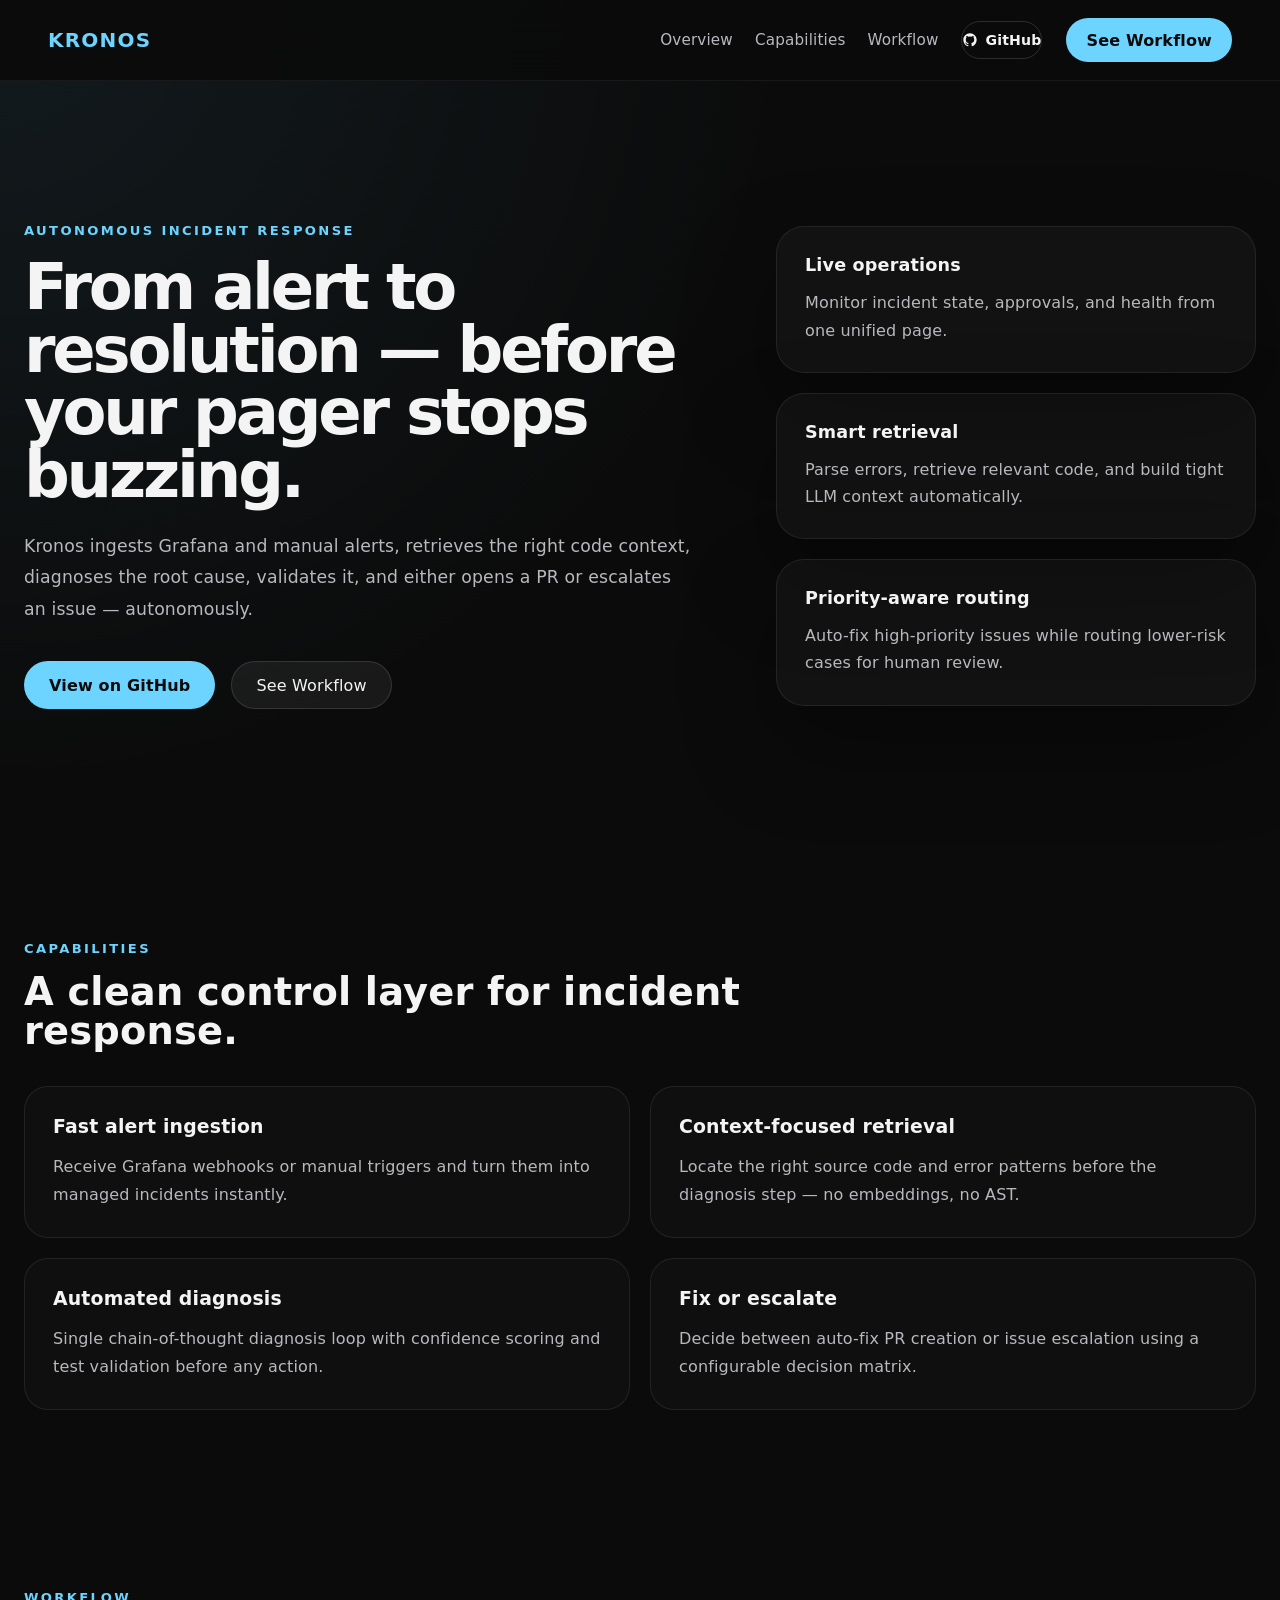
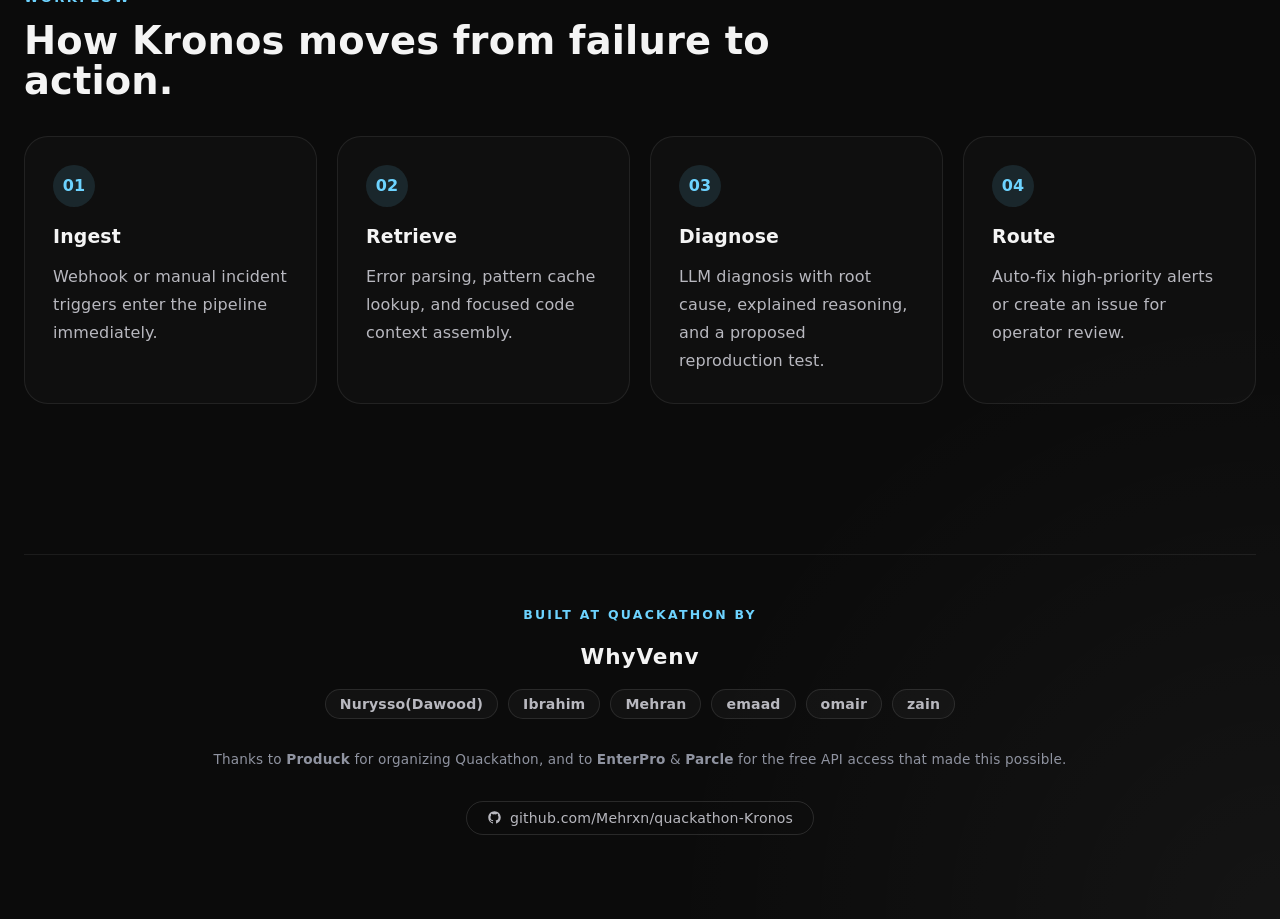
<file: static/index.html>
<!doctype html>
<html lang="en">
  <head>
    <meta charset="utf-8" />
    <meta name="viewport" content="width=device-width, initial-scale=1" />
    <title>Kronos | Autonomous Incident Response</title>
    <link rel="stylesheet" href="styles.css" />
  </head>
  <body>
    <header class="topbar">
      <a class="brand" href="#overview" aria-label="Kronos home">
        <span class="brand-name">Kronos</span>
      </a>
      <nav class="topnav" aria-label="Primary navigation">
        <a href="#overview">Overview</a>
        <a href="#features">Capabilities</a>
        <a href="#workflow">Workflow</a>
        <a
          href="https://github.com/Mehrxn/quackathon-Kronos"
          target="_blank"
          rel="noopener"
          class="gh-link"
        >
          <svg width="16" height="16" viewBox="0 0 24 24" fill="currentColor">
            <path
              d="M12 2C6.477 2 2 6.477 2 12c0 4.418 2.865 8.166 6.839 9.489.5.092.682-.217.682-.482 0-.237-.009-.868-.013-1.703-2.782.604-3.369-1.342-3.369-1.342-.454-1.154-1.11-1.462-1.11-1.462-.908-.62.069-.608.069-.608 1.004.07 1.532 1.032 1.532 1.032.891 1.528 2.341 1.087 2.91.831.091-.646.349-1.087.635-1.337-2.22-.253-4.555-1.11-4.555-4.943 0-1.091.39-1.984 1.029-2.683-.103-.253-.446-1.27.098-2.647 0 0 .84-.269 2.75 1.025A9.578 9.578 0 0 1 12 6.836a9.59 9.59 0 0 1 2.504.337c1.909-1.294 2.747-1.025 2.747-1.025.546 1.377.202 2.394.1 2.647.64.699 1.028 1.592 1.028 2.683 0 3.842-2.339 4.687-4.566 4.935.359.309.678.919.678 1.852 0 1.336-.012 2.415-.012 2.741 0 .267.18.578.688.48C19.138 20.163 22 16.418 22 12c0-5.523-4.477-10-10-10z"
            />
          </svg>
          GitHub
        </a>
      </nav>
      <a class="cta-button" href="#workflow">See Workflow</a>
    </header>

    <main class="page-shell">
      <section id="overview" class="hero-panel">
        <div class="hero-copy">
          <p class="eyebrow">Autonomous incident response</p>
          <h1>From alert to resolution — before your pager stops buzzing.</h1>
          <p class="lede">
            Kronos ingests Grafana and manual alerts, retrieves the right code context, diagnoses
            the root cause, validates it, and either opens a PR or escalates an issue —
            autonomously.
          </p>
          <div class="hero-actions">
            <a
              class="primary-button"
              href="https://github.com/Nurysso/quackathon-Kronos"
              target="_blank"
              rel="noopener"
              >View on GitHub</a
            >
            <a class="secondary-button" href="#workflow">See Workflow</a>
          </div>
        </div>
        <div class="hero-aside">
          <div class="hero-card">
            <strong>Live operations</strong>
            <p>Monitor incident state, approvals, and health from one unified page.</p>
          </div>
          <div class="hero-card">
            <strong>Smart retrieval</strong>
            <p>Parse errors, retrieve relevant code, and build tight LLM context automatically.</p>
          </div>
          <div class="hero-card">
            <strong>Priority-aware routing</strong>
            <p>Auto-fix high-priority issues while routing lower-risk cases for human review.</p>
          </div>
        </div>
      </section>

      <section id="features" class="section">
        <div class="section-heading">
          <p class="eyebrow">Capabilities</p>
          <h2>A clean control layer for incident response.</h2>
        </div>
        <div class="feature-list">
          <article>
            <h3>Fast alert ingestion</h3>
            <p>
              Receive Grafana webhooks or manual triggers and turn them into managed incidents
              instantly.
            </p>
          </article>
          <article>
            <h3>Context-focused retrieval</h3>
            <p>
              Locate the right source code and error patterns before the diagnosis step — no
              embeddings, no AST.
            </p>
          </article>
          <article>
            <h3>Automated diagnosis</h3>
            <p>
              Single chain-of-thought diagnosis loop with confidence scoring and test validation
              before any action.
            </p>
          </article>
          <article>
            <h3>Fix or escalate</h3>
            <p>
              Decide between auto-fix PR creation or issue escalation using a configurable decision
              matrix.
            </p>
          </article>
        </div>
      </section>

      <section id="workflow" class="section">
        <div class="section-heading">
          <p class="eyebrow">Workflow</p>
          <h2>How Kronos moves from failure to action.</h2>
        </div>
        <div class="step-cards">
          <article>
            <span>01</span>
            <h3>Ingest</h3>
            <p>Webhook or manual incident triggers enter the pipeline immediately.</p>
          </article>
          <article>
            <span>02</span>
            <h3>Retrieve</h3>
            <p>Error parsing, pattern cache lookup, and focused code context assembly.</p>
          </article>
          <article>
            <span>03</span>
            <h3>Diagnose</h3>
            <p>
              LLM diagnosis with root cause, explained reasoning, and a proposed reproduction test.
            </p>
          </article>
          <article>
            <span>04</span>
            <h3>Route</h3>
            <p>Auto-fix high-priority alerts or create an issue for operator review.</p>
          </article>
        </div>
      </section>

      <footer class="footer">
        <p class="footer-team-label">Built at Quackathon by</p>
        <p class="footer-team-name">WhyVenv</p>
        <div class="footer-members">
          <span class="member-chip">Nurysso(Dawood) </span>
          <span class="member-chip">Ibrahim</span>
          <span class="member-chip">Mehran</span>
          <span class="member-chip">emaad</span>
          <span class="member-chip">omair</span>
          <span class="member-chip">zain</span>
        </div>
        <p class="footer-copy">
          Thanks to <strong>Produck</strong> for organizing Quackathon, and to
          <strong>EnterPro</strong> &amp; <strong>Parcle</strong> for the free API access that made
          this possible.
        </p>
        <a
          class="footer-gh"
          href="https://github.com/Mehrxn/quackathon-Kronos"
          target="_blank"
          rel="noopener"
        >
          <svg width="15" height="15" viewBox="0 0 24 24" fill="currentColor">
            <path
              d="M12 2C6.477 2 2 6.477 2 12c0 4.418 2.865 8.166 6.839 9.489.5.092.682-.217.682-.482 0-.237-.009-.868-.013-1.703-2.782.604-3.369-1.342-3.369-1.342-.454-1.154-1.11-1.462-1.11-1.462-.908-.62.069-.608.069-.608 1.004.07 1.532 1.032 1.532 1.032.891 1.528 2.341 1.087 2.91.831.091-.646.349-1.087.635-1.337-2.22-.253-4.555-1.11-4.555-4.943 0-1.091.39-1.984 1.029-2.683-.103-.253-.446-1.27.098-2.647 0 0 .84-.269 2.75 1.025A9.578 9.578 0 0 1 12 6.836a9.59 9.59 0 0 1 2.504.337c1.909-1.294 2.747-1.025 2.747-1.025.546 1.377.202 2.394.1 2.647.64.699 1.028 1.592 1.028 2.683 0 3.842-2.339 4.687-4.566 4.935.359.309.678.919.678 1.852 0 1.336-.012 2.415-.012 2.741 0 .267.18.578.688.48C19.138 20.163 22 16.418 22 12c0-5.523-4.477-10-10-10z"
            />
          </svg>
          github.com/Mehrxn/quackathon-Kronos
        </a>
      </footer>
    </main>
  </body>
</html>
</file>
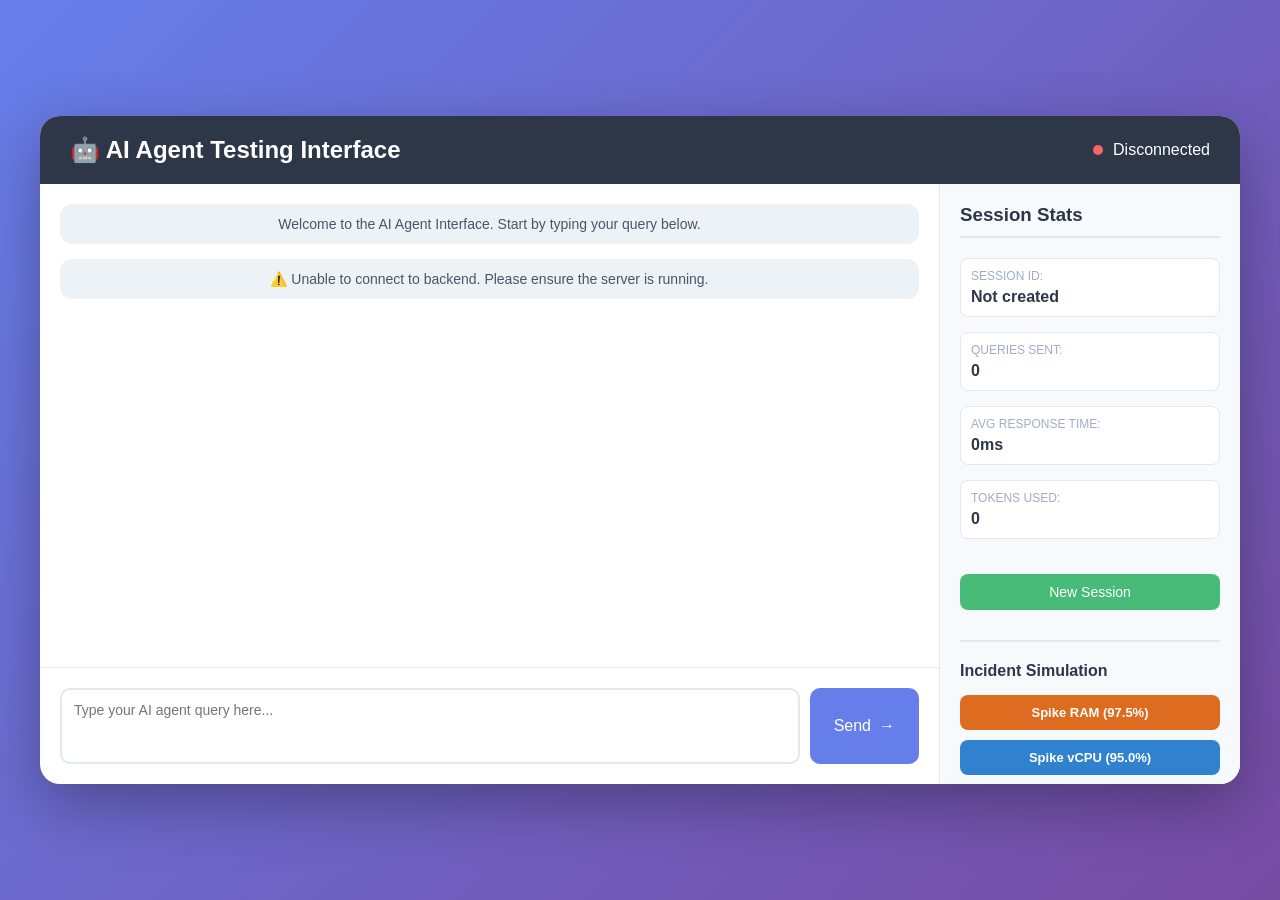
<file: dummyproj/dummyFrontend/index.html>
<!DOCTYPE html>
<html lang="en">
<head>
    <meta charset="UTF-8">
    <meta name="viewport" content="width=device-width, initial-scale=1.0">
    <title>AI Agent Dashboard</title>
    <link rel="stylesheet" href="style.css">
    <!-- Remove this line -->
    <!-- <script src="https://unpkg.com/@grafana/faro-web-sdk@1.3.7/dist/bundle/faro-web-sdk.iife.js"></script> -->
</head>
<body>
    <div class="container">
        <header>
            <h1>🤖 AI Agent Testing Interface</h1>
            <div class="status-indicator">
                <span class="status-dot" id="statusDot"></span>
                <span id="statusText">Connecting...</span>
            </div>
        </header>

        <main>
            <div class="chat-container">
                <div class="chat-messages" id="chatMessages">
                    <div class="message system">
                        Welcome to the AI Agent Interface. Start by typing your query below.
                    </div>
                </div>
                
                <div class="input-container">
                    <textarea 
                        id="queryInput" 
                        placeholder="Type your AI agent query here..."
                        rows="3"
                    ></textarea>
                    <button id="sendButton" class="send-btn">
                        <span class="btn-text">Send</span>
                        <span class="btn-icon">→</span>
                    </button>
                </div>
            </div>

            <div class="stats-panel">
                <h3>Session Stats</h3>
                <div class="stat-item">
                    <span class="stat-label">Session ID:</span>
                    <span class="stat-value" id="sessionId">Not created</span>
                </div>
                <div class="stat-item">
                    <span class="stat-label">Queries Sent:</span>
                    <span class="stat-value" id="queryCount">0</span>
                </div>
                <div class="stat-item">
                    <span class="stat-label">Avg Response Time:</span>
                    <span class="stat-value" id="avgResponseTime">0ms</span>
                </div>
                <div class="stat-item">
                    <span class="stat-label">Tokens Used:</span>
                    <span class="stat-value" id="tokensUsed">0</span>
                </div>
                <button id="newSessionBtn" class="new-session-btn">
                    New Session
                </button>
                
                <div class="simulator-panel">
                    <h3>Incident Simulation</h3>
                    <div class="simulator-buttons">
                        <button id="triggerRamBtn" class="sim-btn ram">Spike RAM (97.5%)</button>
                        <button id="triggerCpuBtn" class="sim-btn cpu">Spike vCPU (95.0%)</button>
                        <button id="triggerSegfaultBtn" class="sim-btn crash">Segfault (SIGSEGV)</button>
                        <button id="triggerOutofindexBtn" class="sim-btn error">Out of Index Crash</button>
                    </div>
                    <div id="simulationFeedback" class="sim-feedback"></div>
                </div>
            </div>
        </main>
    </div>

    <script src="app.js"></script>
</body>
</html>
</file>
<file: static/styles.css>
:root {
  color-scheme: dark;
  --bg: #0b0b0b;
  --bg-soft: #141416;
  --surface: #18181b;
  --surface-soft: #212126;
  --border: #2f2f36;
  --text: #f4f4f4;
  --muted: #b8b8bf;
  --subtle: #8f93a0;
  --accent: #6dd3ff;
  --accent-soft: rgba(109, 211, 255, 0.16);
  --danger: #ff7f89;
  --success: #90f2b7;
  --radius: 22px;
  --shadow: 0 40px 90px rgba(0, 0, 0, 0.35);
  font-family:
    Inter,
    ui-sans-serif,
    system-ui,
    -apple-system,
    BlinkMacSystemFont,
    'Segoe UI',
    sans-serif;
}

*,
*::before,
*::after {
  box-sizing: border-box;
}

html {
  scroll-behavior: smooth;
}

body {
  margin: 0;
  min-height: 100vh;
  background:
    radial-gradient(circle at top left, rgba(109, 211, 255, 0.08), transparent 28%),
    radial-gradient(circle at bottom right, rgba(255, 255, 255, 0.04), transparent 22%), var(--bg);
  color: var(--text);
  letter-spacing: 0.01em;
}

a {
  color: inherit;
  text-decoration: none;
}

button,
input,
select,
textarea {
  font: inherit;
}

/* ── TOPBAR ── */
.topbar {
  position: sticky;
  top: 0;
  z-index: 10;
  display: flex;
  align-items: center;
  gap: 24px;
  padding: 18px clamp(18px, 4vw, 48px);
  border-bottom: 1px solid rgba(255, 255, 255, 0.06);
  background: rgba(11, 11, 11, 0.94);
  backdrop-filter: blur(18px);
}

.brand {
  display: inline-flex;
  align-items: center;
  gap: 12px;
}

.brand-name {
  font-size: 1.25rem;
  font-weight: 800;
  letter-spacing: 0.06em;
  text-transform: uppercase;
  color: var(--accent);
}

.topnav {
  display: flex;
  align-items: center;
  gap: 22px;
  margin-left: auto;
  color: var(--muted);
  font-size: 0.95rem;
}

.topnav a {
  padding: 8px 0;
  transition: color 160ms ease;
}

.topnav a:hover {
  color: var(--accent);
}

.gh-link {
  display: inline-flex;
  align-items: center;
  gap: 8px;
  min-height: 38px;
  padding: 0 16px;
  border-radius: 999px;
  border: 1px solid rgba(255, 255, 255, 0.14);
  color: var(--text);
  font-size: 0.88rem;
  font-weight: 600;
  transition:
    border-color 160ms,
    background 160ms;
}

.gh-link:hover {
  border-color: var(--accent);
  background: var(--accent-soft);
}

.gh-link svg {
  flex-shrink: 0;
}

.cta-button {
  display: inline-flex;
  align-items: center;
  justify-content: center;
  min-height: 44px;
  padding: 0 20px;
  border-radius: 999px;
  background: var(--accent);
  color: var(--bg);
  font-weight: 700;
  white-space: nowrap;
  transition: opacity 160ms;
}

.cta-button:hover {
  opacity: 0.88;
}

/* ── SHELL ── */
.page-shell {
  max-width: 1400px;
  margin: 0 auto;
  padding: 0 24px 60px;
}

/* ── HERO ── */
.hero-panel {
  display: grid;
  grid-template-columns: 1.2fr 0.8fr;
  gap: 32px;
  align-items: center;
  min-height: calc(100vh - 130px);
  padding: clamp(56px, 9vw, 96px) 0;
}

.hero-copy .eyebrow {
  margin: 0 0 18px;
  color: var(--accent);
  font-size: 0.82rem;
  font-weight: 800;
  letter-spacing: 0.18em;
  text-transform: uppercase;
}

.hero-copy h1 {
  margin: 0;
  font-size: clamp(2.8rem, 5vw, 5rem);
  line-height: 0.98;
  letter-spacing: -0.05em;
}

.lede {
  margin: 24px 0 0;
  max-width: 670px;
  color: var(--muted);
  font-size: clamp(1rem, 1.35vw, 1.2rem);
  line-height: 1.82;
}

.hero-actions {
  margin-top: 36px;
  display: flex;
  flex-wrap: wrap;
  gap: 16px;
}

.primary-button,
.secondary-button {
  display: inline-flex;
  align-items: center;
  justify-content: center;
  min-height: 48px;
  padding: 0 24px;
  border-radius: 999px;
  border: 1px solid transparent;
  cursor: pointer;
  transition:
    transform 160ms ease,
    background 160ms ease;
}

.primary-button {
  background: var(--accent);
  color: var(--bg);
  font-weight: 700;
}

.secondary-button {
  background: rgba(255, 255, 255, 0.06);
  color: var(--text);
  border-color: rgba(255, 255, 255, 0.12);
}

.primary-button:hover,
.secondary-button:hover {
  transform: translateY(-1px);
}

.hero-aside {
  display: grid;
  gap: 20px;
}

.hero-card {
  border: 1px solid rgba(255, 255, 255, 0.08);
  border-radius: 28px;
  background: rgba(255, 255, 255, 0.03);
  padding: 28px;
  box-shadow: var(--shadow);
}

.hero-card strong {
  display: block;
  margin-bottom: 14px;
  font-size: 1.1rem;
}

.hero-card p {
  margin: 0;
  color: var(--muted);
  line-height: 1.7;
}

/* ── SECTIONS ── */
.section {
  padding: clamp(48px, 8vw, 90px) 0;
}

.section-heading {
  max-width: 760px;
  margin-bottom: 36px;
}

.section-heading .eyebrow {
  margin: 0 0 16px;
  color: var(--accent);
  font-size: 0.82rem;
  font-weight: 800;
  letter-spacing: 0.18em;
  text-transform: uppercase;
}

.section-heading h2 {
  margin: 0;
  font-size: clamp(2.1rem, 3vw, 3.2rem);
  line-height: 1.02;
}

.feature-grid {
  display: grid;
  grid-template-columns: repeat(2, minmax(0, 1fr));
  gap: 20px;
}

.feature-list {
  display: grid;
  grid-template-columns: repeat(2, minmax(0, 1fr));
  gap: 20px;
  grid-column: 1/-1;
}

.feature-list article,
.step-cards article {
  border: 1px solid rgba(255, 255, 255, 0.08);
  border-radius: 24px;
  padding: 28px;
  background: rgba(255, 255, 255, 0.02);
}

.feature-list article h3,
.step-cards article h3 {
  margin: 0 0 16px;
  font-size: 1.18rem;
}

.feature-list article p,
.step-cards article p {
  margin: 0;
  color: var(--muted);
  line-height: 1.75;
}

.step-cards {
  display: grid;
  grid-template-columns: repeat(4, minmax(0, 1fr));
  gap: 20px;
}

.step-cards article span {
  display: inline-flex;
  align-items: center;
  justify-content: center;
  width: 42px;
  height: 42px;
  border-radius: 50%;
  background: rgba(109, 211, 255, 0.12);
  color: var(--accent);
  font-weight: 800;
  margin-bottom: 18px;
}

/* ── FOOTER ── */
.footer {
  margin-top: 60px;
  padding: 40px 0 24px;
  border-top: 1px solid rgba(255, 255, 255, 0.07);
  text-align: center;
}

.footer-team-label {
  font-size: 0.78rem;
  font-weight: 800;
  letter-spacing: 0.18em;
  text-transform: uppercase;
  color: var(--accent);
  margin-bottom: 12px;
}

.footer-team-name {
  font-size: 1.35rem;
  font-weight: 800;
  letter-spacing: 0.04em;
  margin-bottom: 20px;
  color: var(--text);
}

.footer-members {
  display: flex;
  flex-wrap: wrap;
  justify-content: center;
  gap: 10px;
  margin-bottom: 28px;
}

.member-chip {
  display: inline-flex;
  align-items: center;
  padding: 6px 14px;
  border-radius: 999px;
  border: 1px solid rgba(255, 255, 255, 0.1);
  background: rgba(255, 255, 255, 0.03);
  color: var(--muted);
  font-size: 0.88rem;
  font-weight: 600;
}

.footer-copy {
  color: var(--subtle);
  font-size: 0.85rem;
  line-height: 1.8;
}

.footer-copy a {
  color: var(--accent);
}

.footer-gh {
  display: inline-flex;
  align-items: center;
  gap: 8px;
  margin-top: 16px;
  padding: 8px 20px;
  border-radius: 999px;
  border: 1px solid rgba(255, 255, 255, 0.12);
  color: var(--muted);
  font-size: 0.88rem;
  transition:
    border-color 160ms,
    color 160ms;
}

.footer-gh:hover {
  border-color: var(--accent);
  color: var(--accent);
}

/* ── RESPONSIVE ── */
@media (max-width: 1120px) {
  .hero-panel,
  .feature-grid,
  .step-cards {
    grid-template-columns: 1fr;
  }

  .feature-list {
    grid-template-columns: 1fr;
  }

  .topnav {
    display: none;
  }

  .page-shell {
    padding: 0 20px 50px;
  }
}

@media (max-width: 760px) {
  .topbar {
    flex-direction: column;
    align-items: flex-start;
    gap: 16px;
  }

  .hero-panel {
    min-height: auto;
  }

  .primary-button,
  .secondary-button,
  .cta-button {
    width: 100%;
  }
}
</file>
<file: dummyproj/dummyFrontend/style.css>
* {
    margin: 0;
    padding: 0;
    box-sizing: border-box;
}

body {
    font-family: -apple-system, BlinkMacSystemFont, 'Segoe UI', Roboto, Oxygen, Ubuntu, sans-serif;
    background: linear-gradient(135deg, #667eea 0%, #764ba2 100%);
    min-height: 100vh;
    display: flex;
    justify-content: center;
    align-items: center;
    padding: 20px;
}

.container {
    width: 100%;
    max-width: 1200px;
    background: white;
    border-radius: 20px;
    box-shadow: 0 20px 60px rgba(0,0,0,0.3);
    overflow: hidden;
}

header {
    background: #2d3748;
    color: white;
    padding: 20px 30px;
    display: flex;
    justify-content: space-between;
    align-items: center;
}

header h1 {
    font-size: 24px;
    font-weight: 600;
}

.status-indicator {
    display: flex;
    align-items: center;
    gap: 10px;
}

.status-dot {
    width: 10px;
    height: 10px;
    border-radius: 50%;
    background: #f56565;
}

.status-dot.connected {
    background: #48bb78;
}

main {
    display: grid;
    grid-template-columns: 1fr 300px;
    gap: 0;
    height: 600px;
}

.chat-container {
    display: flex;
    flex-direction: column;
    border-right: 1px solid #e2e8f0;
}

.chat-messages {
    flex: 1;
    overflow-y: auto;
    padding: 20px;
    display: flex;
    flex-direction: column;
    gap: 15px;
}

.message {
    padding: 12px 16px;
    border-radius: 12px;
    max-width: 80%;
    animation: slideIn 0.3s ease-out;
}

.message.user {
    background: #667eea;
    color: white;
    align-self: flex-end;
}

.message.agent {
    background: #f7fafc;
    color: #2d3748;
    border: 1px solid #e2e8f0;
    align-self: flex-start;
}

.message.system {
    background: #edf2f7;
    color: #4a5568;
    text-align: center;
    max-width: 100%;
    font-size: 14px;
}

.message-meta {
    font-size: 12px;
    color: #a0aec0;
    margin-top: 8px;
    display: flex;
    gap: 15px;
}

.input-container {
    padding: 20px;
    border-top: 1px solid #e2e8f0;
    display: flex;
    gap: 10px;
}

textarea {
    flex: 1;
    padding: 12px;
    border: 2px solid #e2e8f0;
    border-radius: 10px;
    resize: none;
    font-size: 14px;
    font-family: inherit;
    transition: border-color 0.3s;
}

textarea:focus {
    outline: none;
    border-color: #667eea;
}

.send-btn {
    padding: 12px 24px;
    background: #667eea;
    color: white;
    border: none;
    border-radius: 10px;
    cursor: pointer;
    font-size: 16px;
    display: flex;
    align-items: center;
    gap: 8px;
    transition: all 0.3s;
}

.send-btn:hover {
    background: #5a67d8;
    transform: translateY(-2px);
}

.send-btn:disabled {
    background: #cbd5e0;
    cursor: not-allowed;
    transform: none;
}

.stats-panel {
    padding: 20px;
    background: #f7fafc;
    overflow-y: auto;
}

.stats-panel h3 {
    color: #2d3748;
    margin-bottom: 20px;
    padding-bottom: 10px;
    border-bottom: 2px solid #e2e8f0;
}

.stat-item {
    margin-bottom: 15px;
    padding: 10px;
    background: white;
    border-radius: 8px;
    border: 1px solid #e2e8f0;
}

.stat-label {
    display: block;
    font-size: 12px;
    color: #a0aec0;
    text-transform: uppercase;
    margin-bottom: 5px;
}

.stat-value {
    font-size: 16px;
    font-weight: 600;
    color: #2d3748;
}

.new-session-btn {
    width: 100%;
    padding: 10px;
    background: #48bb78;
    color: white;
    border: none;
    border-radius: 8px;
    cursor: pointer;
    font-size: 14px;
    transition: background 0.3s;
    margin-top: 20px;
}

.new-session-btn:hover {
    background: #38a169;
}

@keyframes slideIn {
    from {
        opacity: 0;
        transform: translateY(10px);
    }
    to {
        opacity: 1;
        transform: translateY(0);
    }
}

.loading {
    display: inline-block;
    width: 20px;
    height: 20px;
    border: 3px solid #f3f3f3;
    border-top: 3px solid #667eea;
    border-radius: 50%;
    animation: spin 1s linear infinite;
}

@keyframes spin {
    0% { transform: rotate(0deg); }
    100% { transform: rotate(360deg); }
}

.simulator-panel {
    margin-top: 30px;
    border-top: 2px solid #e2e8f0;
    padding-top: 20px;
}

.simulator-panel h3 {
    font-size: 16px;
    margin-bottom: 15px;
    border-bottom: none;
    padding-bottom: 0;
}

.simulator-buttons {
    display: flex;
    flex-direction: column;
    gap: 10px;
}

.sim-btn {
    width: 100%;
    padding: 10px;
    border: none;
    border-radius: 8px;
    color: white;
    font-size: 13px;
    font-weight: 600;
    cursor: pointer;
    transition: all 0.3s;
    display: flex;
    justify-content: center;
    align-items: center;
}

.sim-btn.ram {
    background: #dd6b20;
}
.sim-btn.ram:hover {
    background: #c05621;
}

.sim-btn.cpu {
    background: #3182ce;
}
.sim-btn.cpu:hover {
    background: #2b6cb0;
}

.sim-btn.crash {
    background: #e53e3e;
}
.sim-btn.crash:hover {
    background: #c53030;
}

.sim-btn.error {
    background: #805ad5;
}
.sim-btn.error:hover {
    background: #6b46c1;
}

.sim-feedback {
    margin-top: 12px;
    font-size: 12px;
    text-align: center;
    min-height: 18px;
    font-weight: 500;
}

.sim-feedback.success {
    color: #38a169;
}

.sim-feedback.error {
    color: #e53e3e;
}
</file>
